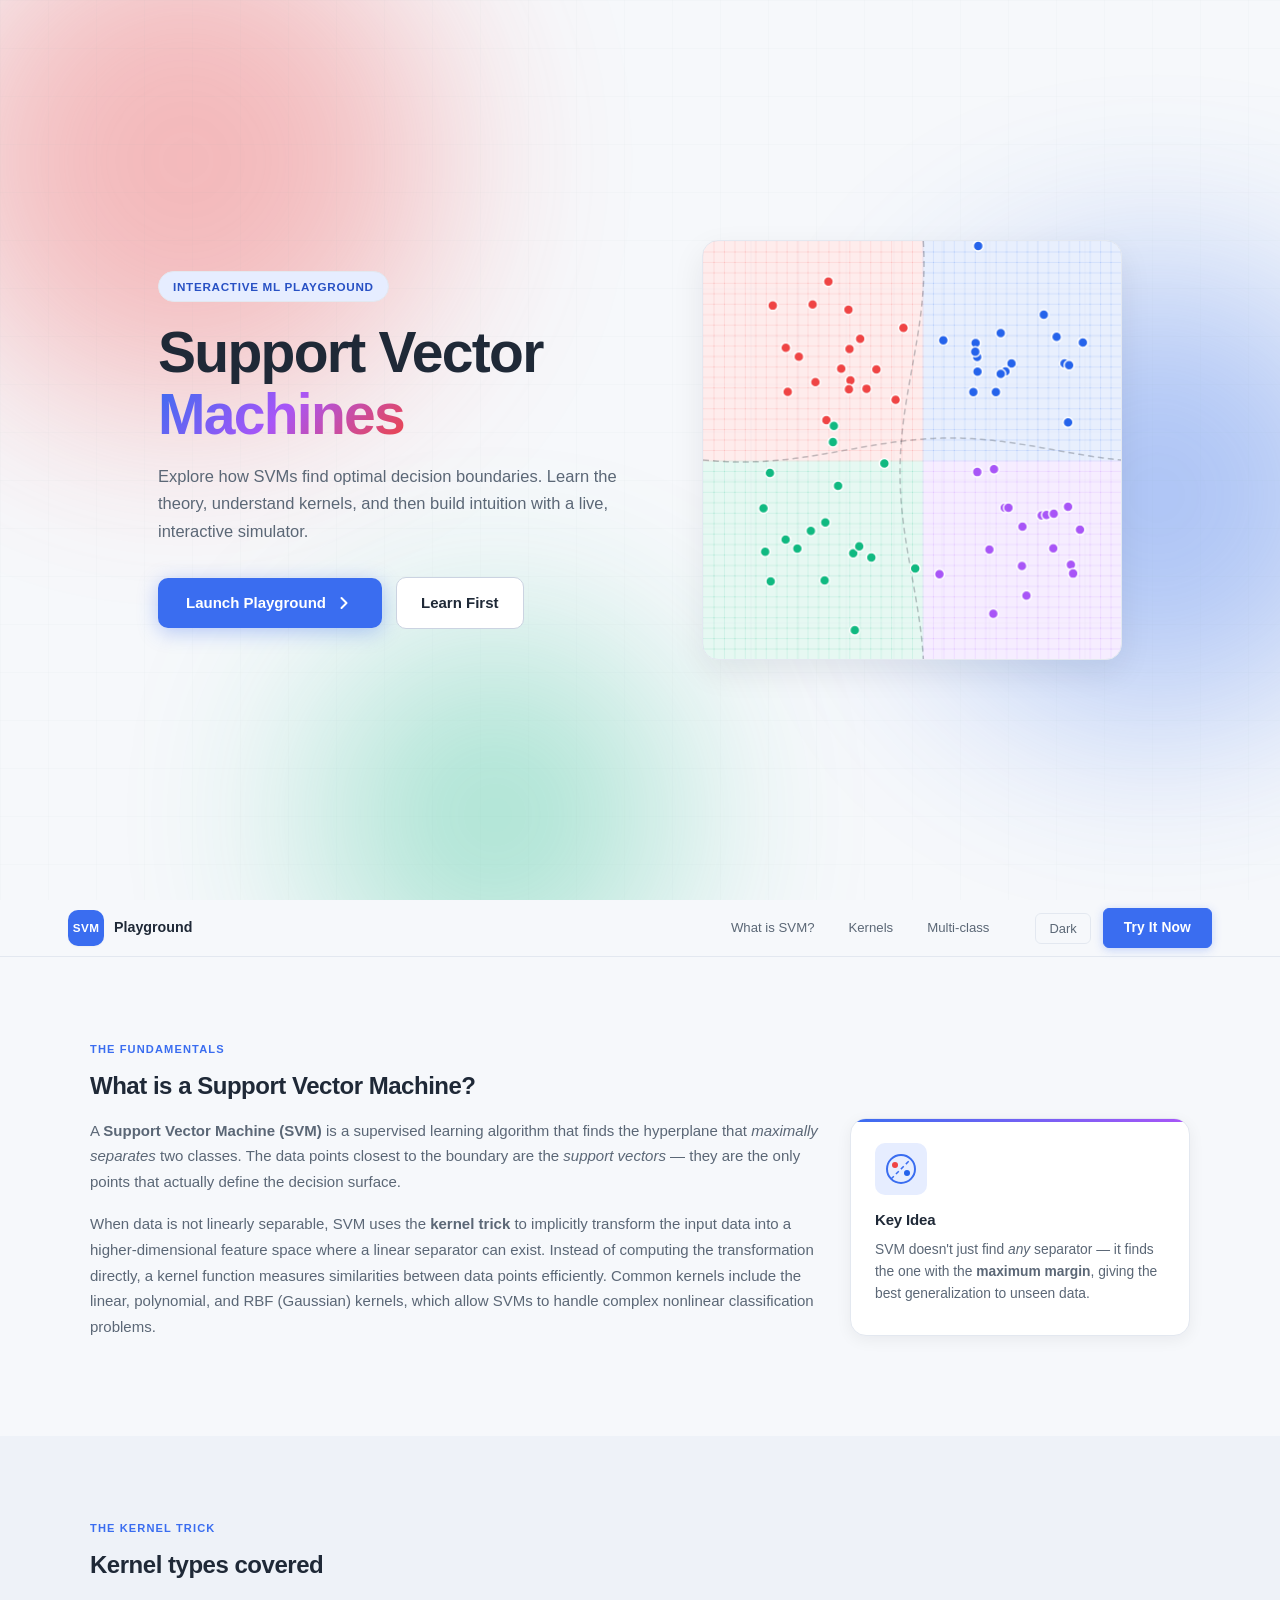
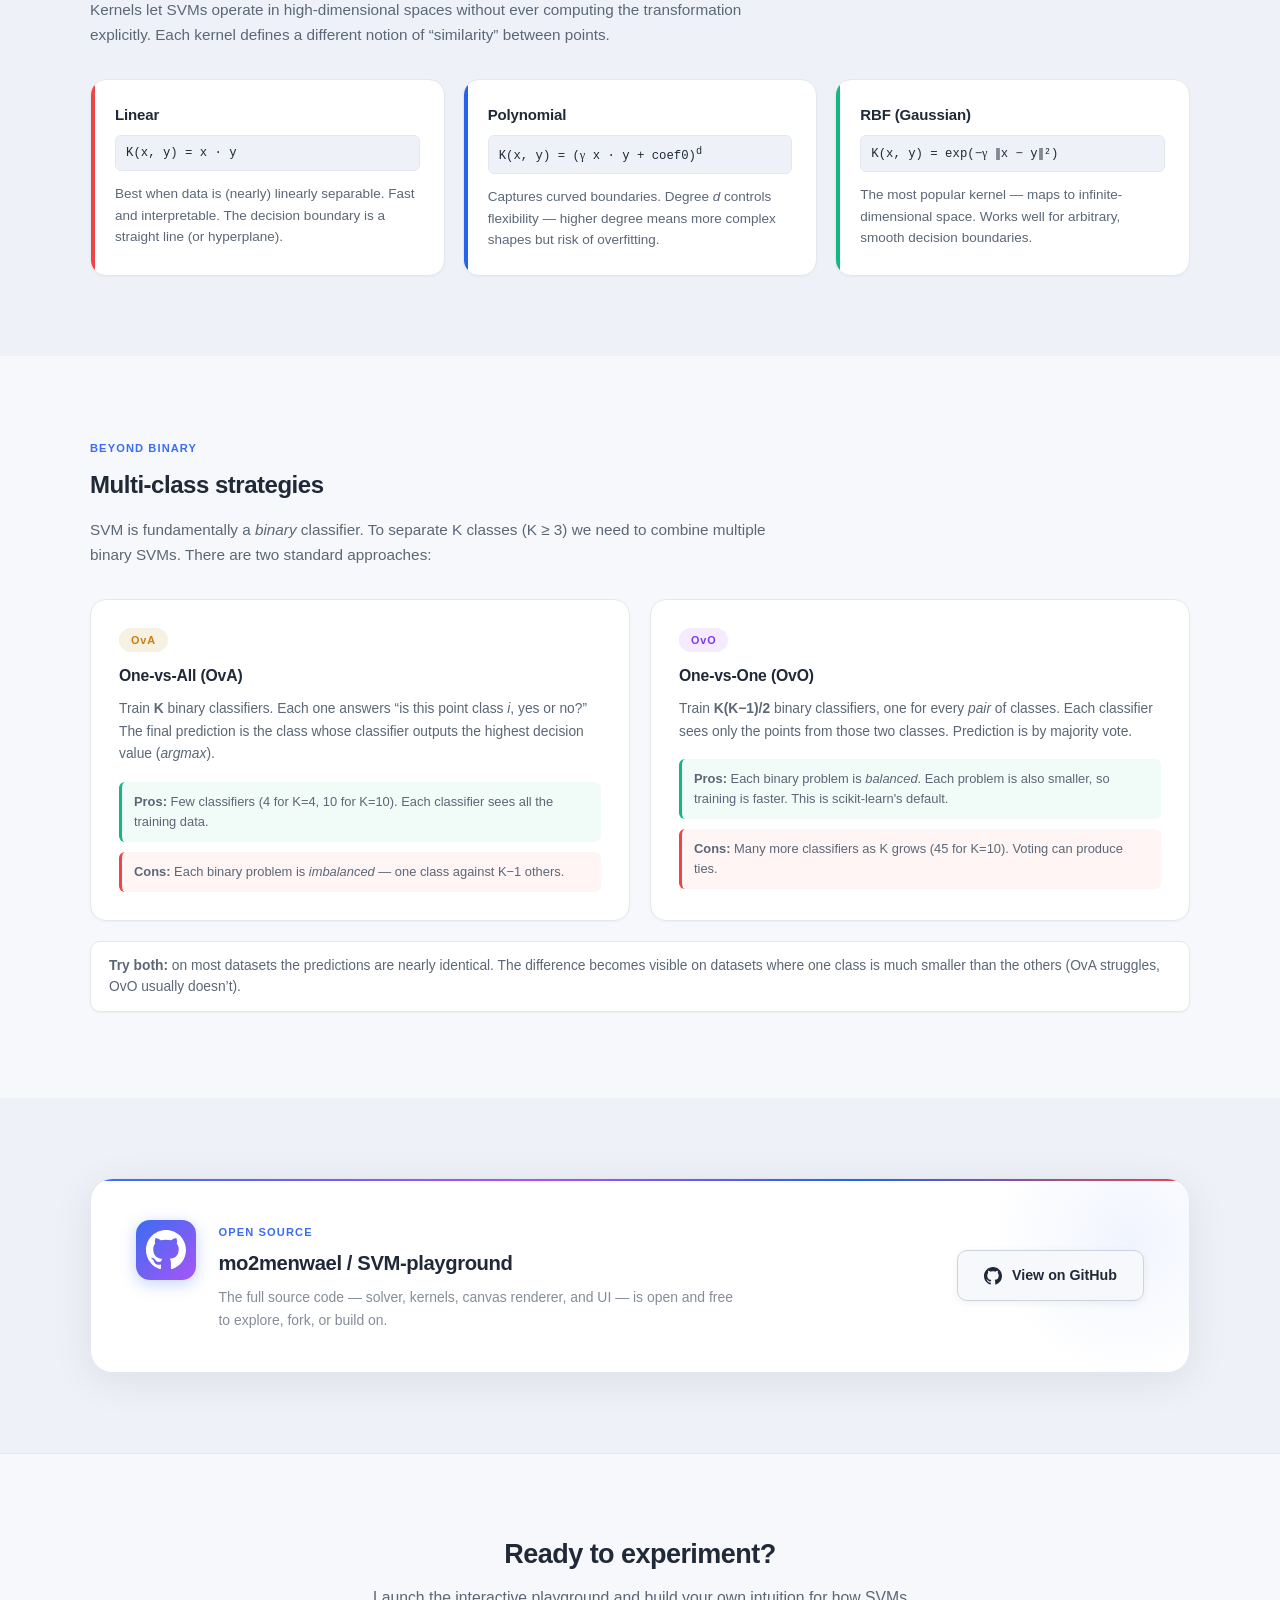
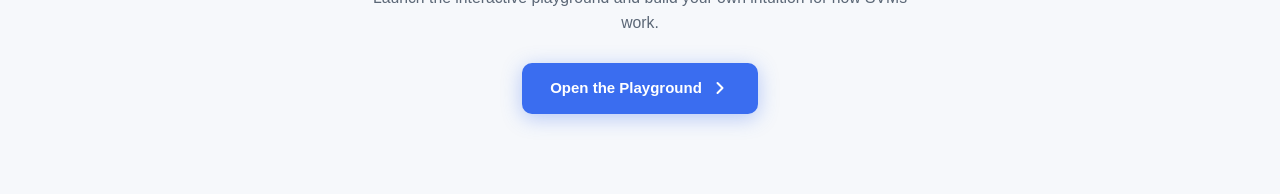
<file: index.html>
<!DOCTYPE html>
<html lang="en">

<head>
    <meta charset="UTF-8" />
    <meta name="viewport" content="width=device-width, initial-scale=1.0" />
    <title>SVM Playground — Learn Support Vector Machines</title>
    <meta name="description"
        content="Understand Support Vector Machines visually. Learn about kernels, margins, multi-class strategies, and then try an interactive SVM simulator." />
    <link rel="icon"
        href="data:image/svg+xml,<svg xmlns='http://www.w3.org/2000/svg' viewBox='0 0 100 100'><rect rx='20' width='100' height='100' fill='%233a6df0'/><text x='50' y='72' font-size='52' font-weight='700' fill='white' text-anchor='middle' font-family='sans-serif'>SVM</text></svg>" />
    <link rel="stylesheet" href="css/base.css" />
    <link rel="stylesheet" href="css/layout.css" />
    <link rel="stylesheet" href="css/components.css" />
    <link rel="stylesheet" href="css/landing.css" />
    <script>
        try {
            const t = localStorage.getItem('svm-theme');
            if (t === 'dark') document.documentElement.setAttribute('data-theme', 'dark');
        } catch (_) { }
    </script>
</head>

<body class="landing-body">

    <!-- ========== Hero ========== -->
    <section class="hero" id="hero">
        <div class="hero-bg" aria-hidden="true">
            <div class="hero-orb hero-orb--1"></div>
            <div class="hero-orb hero-orb--2"></div>
            <div class="hero-orb hero-orb--3"></div>
            <svg class="hero-grid" width="100%" height="100%" xmlns="http://www.w3.org/2000/svg">
                <defs>
                    <pattern id="grid" width="48" height="48" patternUnits="userSpaceOnUse">
                        <path d="M 48 0 L 0 0 0 48" fill="none" stroke="currentColor" stroke-width="0.5"
                            opacity="0.12" />
                    </pattern>
                </defs>
                <rect width="100%" height="100%" fill="url(#grid)" />
            </svg>
        </div>

        <div class="hero-content">
            <div class="hero-badge">Interactive ML Playground</div>
            <h1 class="hero-title">
                Support Vector<br />
                <span class="hero-gradient">Machines</span>
            </h1>
            <p class="hero-subtitle">
                Explore how SVMs find optimal decision boundaries. Learn the theory,
                understand kernels, and then build intuition with a live, interactive simulator.
            </p>
            <div class="hero-actions">
                <a href="simulation.html" class="btn-hero" id="btn-launch">
                    <span>Launch Playground</span>
                    <svg width="20" height="20" viewBox="0 0 20 20" fill="none">
                        <path d="M7.5 5L12.5 10L7.5 15" stroke="currentColor" stroke-width="2" stroke-linecap="round"
                            stroke-linejoin="round" />
                    </svg>
                </a>
                <a href="#about" class="btn-hero-ghost" id="btn-learn">Learn First</a>
            </div>
        </div>

        <div class="hero-visual" aria-hidden="true">
            <canvas id="hero-canvas" width="420" height="420"></canvas>
        </div>
    </section>

    <!-- ========== Nav (sticky after hero) ========== -->
    <nav class="landing-nav" id="landing-nav" aria-label="Page sections">
        <div class="landing-nav-inner">
            <div class="landing-nav-brand">
                <div class="logo" aria-hidden="true">SVM</div>
                <span>Playground</span>
            </div>
            <div class="landing-nav-links">
                <a href="#about">What is SVM?</a>
                <a href="#kernels">Kernels</a>
                <a href="#multiclass">Multi-class</a>
            </div>
            <div class="landing-nav-actions">
                <button id="btn-theme-landing" class="btn btn-ghost btn-theme"
                    aria-label="Toggle dark mode">Dark</button>
                <a href="simulation.html" class="btn btn-primary btn-train">Try It Now</a>
            </div>
        </div>
    </nav>

    <!-- ========== What is SVM ========== -->
    <section id="about" class="edu-section">
        <div class="edu-container">
            <div class="section-tag">The Fundamentals</div>
            <h2>What is a Support Vector Machine?</h2>
            <div class="edu-columns">
                <div class="edu-text">
                    <p>
                        A <strong>Support Vector Machine (SVM)</strong> is a supervised learning algorithm that finds
                        the
                        hyperplane that <em>maximally separates</em> two classes. The data points closest to the
                        boundary
                        are the <em>support vectors</em> &mdash; they are the only points that actually define the
                        decision surface.
                    </p>
                    <p>
                        When data is not linearly separable, SVM uses the <strong>kernel trick</strong> to implicitly
                        transform the
                        input data into a higher-dimensional feature space where a linear separator can exist. Instead
                        of computing
                        the transformation directly, a kernel function measures similarities between data points
                        efficiently. Common
                        kernels include the linear, polynomial, and RBF (Gaussian) kernels, which allow SVMs to handle
                        complex nonlinear
                        classification problems.
                    </p>
                </div>
                <div class="edu-highlight-card">
                    <div class="highlight-icon">
                        <svg width="32" height="32" viewBox="0 0 32 32" fill="none">
                            <circle cx="16" cy="16" r="14" stroke="currentColor" stroke-width="2" />
                            <circle cx="10" cy="12" r="3" fill="var(--c1)" />
                            <circle cx="22" cy="20" r="3" fill="var(--c2)" />
                            <line x1="6" y1="26" x2="26" y2="6" stroke="currentColor" stroke-width="1.5"
                                stroke-dasharray="4 3" />
                        </svg>
                    </div>
                    <h3>Key Idea</h3>
                    <p>SVM doesn't just find <em>any</em> separator — it finds the one with the <strong>maximum
                            margin</strong>,
                        giving the best generalization to unseen data.</p>
                </div>
            </div>
        </div>
    </section>

    <!-- ========== Kernels ========== -->
    <section id="kernels" class="edu-section edu-section--alt">
        <div class="edu-container">
            <div class="section-tag">The Kernel Trick</div>
            <h2>Kernel types covered</h2>
            <p class="section-intro">
                Kernels let SVMs operate in high-dimensional spaces without ever computing the transformation
                explicitly.
                Each kernel defines a different notion of &ldquo;similarity&rdquo; between points.
            </p>
            <div class="kernel-cards">
                <article class="kernel-card">
                    <div class="kernel-card-accent" style="--accent-c: var(--c1);"></div>
                    <h3>Linear</h3>
                    <p class="formula">K(x, y) = x &middot; y</p>
                    <p>Best when data is (nearly) linearly separable. Fast and interpretable. The decision boundary is a
                        straight line (or hyperplane).</p>
                </article>
                <article class="kernel-card">
                    <div class="kernel-card-accent" style="--accent-c: var(--c2);"></div>
                    <h3>Polynomial</h3>
                    <p class="formula">K(x, y) = (<span style="font-family:serif;">γ</span> x &middot; y +
                        coef0)<sup>d</sup></p>
                    <p>Captures curved boundaries. Degree <em>d</em> controls flexibility — higher degree means more
                        complex shapes but risk of overfitting.</p>
                </article>
                <article class="kernel-card">
                    <div class="kernel-card-accent" style="--accent-c: var(--c3);"></div>
                    <h3>RBF (Gaussian)</h3>
                    <p class="formula">K(x, y) = exp(&minus;<span style="font-family:serif;">γ</span> ‖x &minus; y‖²)
                    </p>
                    <p>The most popular kernel &mdash; maps to infinite-dimensional space. Works well for arbitrary,
                        smooth decision boundaries.</p>
                </article>
            </div>
        </div>
    </section>

    <!-- ========== Multi-class ========== -->
    <section id="multiclass" class="edu-section">
        <div class="edu-container">
            <div class="section-tag">Beyond Binary</div>
            <h2>Multi-class strategies</h2>
            <p class="section-intro">
                SVM is fundamentally a <em>binary</em> classifier. To separate K classes
                (K &ge; 3) we need to combine multiple binary SVMs. There are two standard approaches:
            </p>

            <div class="strategy-grid">
                <article class="strategy-card">
                    <div class="strategy-badge strategy-badge--ova">OvA</div>
                    <h3>One-vs-All (OvA)</h3>
                    <p>
                        Train <strong>K</strong> binary classifiers. Each one answers
                        &ldquo;is this point class <em>i</em>, yes or no?&rdquo; The final
                        prediction is the class whose classifier outputs the highest
                        decision value (<em>argmax</em>).
                    </p>
                    <div class="strategy-pros-cons">
                        <div class="strategy-pro">
                            <strong>Pros:</strong> Few classifiers (4 for K=4, 10 for K=10).
                            Each classifier sees all the training data.
                        </div>
                        <div class="strategy-con">
                            <strong>Cons:</strong> Each binary problem is <em>imbalanced</em>
                            &mdash; one class against K&minus;1 others.
                        </div>
                    </div>
                </article>

                <article class="strategy-card">
                    <div class="strategy-badge strategy-badge--ovo">OvO</div>
                    <h3>One-vs-One (OvO)</h3>
                    <p>
                        Train <strong>K(K&minus;1)/2</strong> binary classifiers, one for
                        every <em>pair</em> of classes. Each classifier sees only the points
                        from those two classes. Prediction is by majority vote.
                    </p>
                    <div class="strategy-pros-cons">
                        <div class="strategy-pro">
                            <strong>Pros:</strong> Each binary problem is <em>balanced</em>.
                            Each problem is also smaller, so training is faster.
                            This is scikit-learn's default.
                        </div>
                        <div class="strategy-con">
                            <strong>Cons:</strong> Many more classifiers as K grows
                            (45 for K=10). Voting can produce ties.
                        </div>
                    </div>
                </article>
            </div>

            <p class="strategy-tip">
                <strong>Try both:</strong> on most datasets the predictions are nearly
                identical. The difference becomes visible on datasets where one class is
                much smaller than the others (OvA struggles, OvO usually doesn&rsquo;t).
            </p>
        </div>
    </section>

    <!-- ========== GitHub ========== -->
    <section class="edu-section edu-section--alt">
        <div class="edu-container">
            <div class="github-card">
                <div class="github-card-left">
                    <div class="github-icon-wrap" aria-hidden="true">
                        <svg width="40" height="40" viewBox="0 0 24 24" fill="currentColor">
                            <path d="M12 0C5.37 0 0 5.37 0 12c0 5.3 3.438 9.8 8.205 11.385.6.113.82-.258.82-.577 0-.285-.01-1.04-.015-2.04-3.338.724-4.042-1.61-4.042-1.61-.546-1.385-1.335-1.755-1.335-1.755-1.087-.744.084-.729.084-.729 1.205.084 1.838 1.236 1.838 1.236 1.07 1.835 2.809 1.305 3.495.998.108-.776.417-1.305.76-1.605-2.665-.3-5.466-1.332-5.466-5.93 0-1.31.465-2.38 1.235-3.22-.135-.303-.54-1.523.105-3.176 0 0 1.005-.322 3.3 1.23.96-.267 1.98-.399 3-.405 1.02.006 2.04.138 3 .405 2.28-1.552 3.285-1.23 3.285-1.23.645 1.653.24 2.873.12 3.176.765.84 1.23 1.91 1.23 3.22 0 4.61-2.805 5.625-5.475 5.92.42.36.81 1.096.81 2.22 0 1.606-.015 2.896-.015 3.286 0 .315.21.69.825.57C20.565 21.795 24 17.295 24 12c0-6.63-5.37-12-12-12z"/>
                        </svg>
                    </div>
                    <div class="github-card-text">
                        <div class="section-tag" style="margin-bottom:0.5rem;">Open Source</div>
                        <h2 style="margin:0 0 0.5rem;">mo2menwael / SVM-playground</h2>
                        <p style="margin:0; opacity:0.75;">The full source code — solver, kernels, canvas renderer, and UI — is open and free to explore, fork, or build on.</p>
                    </div>
                </div>
                <a href="https://github.com/mo2menwael/SVM-playground"
                   target="_blank"
                   rel="noopener noreferrer"
                   class="btn-hero github-card-btn">
                    <svg width="18" height="18" viewBox="0 0 24 24" fill="currentColor" aria-hidden="true">
                        <path d="M12 0C5.37 0 0 5.37 0 12c0 5.3 3.438 9.8 8.205 11.385.6.113.82-.258.82-.577 0-.285-.01-1.04-.015-2.04-3.338.724-4.042-1.61-4.042-1.61-.546-1.385-1.335-1.755-1.335-1.755-1.087-.744.084-.729.084-.729 1.205.084 1.838 1.236 1.838 1.236 1.07 1.835 2.809 1.305 3.495.998.108-.776.417-1.305.76-1.605-2.665-.3-5.466-1.332-5.466-5.93 0-1.31.465-2.38 1.235-3.22-.135-.303-.54-1.523.105-3.176 0 0 1.005-.322 3.3 1.23.96-.267 1.98-.399 3-.405 1.02.006 2.04.138 3 .405 2.28-1.552 3.285-1.23 3.285-1.23.645 1.653.24 2.873.12 3.176.765.84 1.23 1.91 1.23 3.22 0 4.61-2.805 5.625-5.475 5.92.42.36.81 1.096.81 2.22 0 1.606-.015 2.896-.015 3.286 0 .315.21.69.825.57C20.565 21.795 24 17.295 24 12c0-6.63-5.37-12-12-12z"/>
                    </svg>
                    <span>View on GitHub</span>
                </a>
            </div>
        </div>
    </section>

    <!-- ========== CTA Footer ========== -->
    <section class="cta-section">
        <div class="cta-inner">
            <h2>Ready to experiment?</h2>
            <p>Launch the interactive playground and build your own intuition for how SVMs work.</p>
            <a href="simulation.html" class="btn-hero" id="btn-launch-bottom">
                <span>Open the Playground</span>
                <svg width="20" height="20" viewBox="0 0 20 20" fill="none">
                    <path d="M7.5 5L12.5 10L7.5 15" stroke="currentColor" stroke-width="2" stroke-linecap="round"
                        stroke-linejoin="round" />
                </svg>
            </a>
        </div>
    </section>

    <script>
        /* ---- Theme toggle ---- */
        const themeBtn = document.getElementById('btn-theme-landing');
        const reflect = () => {
            const dark = document.documentElement.getAttribute('data-theme') === 'dark';
            themeBtn.textContent = dark ? 'Light' : 'Dark';
        };
        reflect();
        themeBtn.addEventListener('click', () => {
            const next = document.documentElement.getAttribute('data-theme') === 'dark' ? 'light' : 'dark';
            if (next === 'dark') document.documentElement.setAttribute('data-theme', 'dark');
            else document.documentElement.removeAttribute('data-theme');
            try { localStorage.setItem('svm-theme', next); } catch (_) { }
            reflect();
        });

        /* ---- Hero mini-canvas (animated scatter preview) ---- */
        (function () {
            const c = document.getElementById('hero-canvas');
            if (!c) return;
            const ctx = c.getContext('2d');
            const W = c.width, H = c.height;

            const palette = ['#ef4444', '#2563eb', '#10b981', '#a855f7'];
            const softPalette = ['rgba(239,68,68,0.10)', 'rgba(37,99,235,0.10)', 'rgba(16,185,129,0.10)', 'rgba(168,85,247,0.10)'];

            // Generate demo points (4 clusters)
            function gauss(mu, sigma) {
                const u = 1 - Math.random(), v = Math.random();
                return mu + sigma * Math.sqrt(-2 * Math.log(u)) * Math.cos(2 * Math.PI * v);
            }
            const pts = [];
            const centers = [
                { cx: 120, cy: 120, cls: 0 },
                { cx: 300, cy: 120, cls: 1 },
                { cx: 120, cy: 300, cls: 2 },
                { cx: 300, cy: 300, cls: 3 },
            ];
            centers.forEach(({ cx, cy, cls }) => {
                for (let i = 0; i < 18; i++) {
                    pts.push({
                        x: gauss(cx, 38),
                        y: gauss(cy, 38),
                        cls,
                        phase: Math.random() * Math.PI * 2,
                        amp: 1.5 + Math.random() * 2,
                    });
                }
            });

            // Animated boundary (decorative sine wave grid)
            let frame = 0;
            function draw() {
                ctx.clearRect(0, 0, W, H);

                // Soft region fills
                const grd = 40;
                for (let gy = 0; gy < grd; gy++) {
                    for (let gx = 0; gx < grd; gx++) {
                        const px = (gx / grd) * W, py = (gy / grd) * H;
                        let best = 0, bestD = Infinity;
                        centers.forEach(({ cx, cy, cls }) => {
                            const d = (px - cx) ** 2 + (py - cy) ** 2;
                            if (d < bestD) { bestD = d; best = cls; }
                        });
                        ctx.fillStyle = softPalette[best];
                        ctx.fillRect(px, py, W / grd + 1, H / grd + 1);
                    }
                }

                // Grid lines
                ctx.strokeStyle = 'rgba(120,130,150,0.08)';
                ctx.lineWidth = 0.5;
                for (let x = 0; x < W; x += 48) {
                    ctx.beginPath(); ctx.moveTo(x, 0); ctx.lineTo(x, H); ctx.stroke();
                }
                for (let y = 0; y < H; y += 48) {
                    ctx.beginPath(); ctx.moveTo(0, y); ctx.lineTo(W, y); ctx.stroke();
                }

                // Animated decision boundaries (decorative)
                ctx.strokeStyle = 'rgba(17,24,39,0.25)';
                ctx.lineWidth = 1.5;
                ctx.setLineDash([6, 4]);
                // Horizontal
                ctx.beginPath();
                for (let x = 0; x <= W; x += 3) {
                    const y = H / 2 + Math.sin(x * 0.015 + frame * 0.02) * 12;
                    x === 0 ? ctx.moveTo(x, y) : ctx.lineTo(x, y);
                }
                ctx.stroke();
                // Vertical
                ctx.beginPath();
                for (let y = 0; y <= H; y += 3) {
                    const x = W / 2 + Math.sin(y * 0.015 + frame * 0.025) * 12;
                    y === 0 ? ctx.moveTo(x, y) : ctx.lineTo(x, y);
                }
                ctx.stroke();
                ctx.setLineDash([]);

                // Points
                const t = frame * 0.03;
                pts.forEach(p => {
                    const px = p.x + Math.sin(t + p.phase) * p.amp;
                    const py = p.y + Math.cos(t + p.phase * 1.3) * p.amp;
                    ctx.beginPath();
                    ctx.arc(px, py, 5, 0, Math.PI * 2);
                    ctx.fillStyle = palette[p.cls];
                    ctx.fill();
                    ctx.lineWidth = 1.5;
                    ctx.strokeStyle = '#fff';
                    ctx.stroke();
                });

                frame++;
                requestAnimationFrame(draw);
            }
            draw();
        })();

        /* ---- Smooth scroll for anchor links ---- */
        document.querySelectorAll('a[href^="#"]').forEach(a => {
            a.addEventListener('click', e => {
                const target = document.querySelector(a.getAttribute('href'));
                if (target) {
                    e.preventDefault();
                    target.scrollIntoView({ behavior: 'smooth', block: 'start' });
                }
            });
        });
    </script>
</body>

</html>
</file>
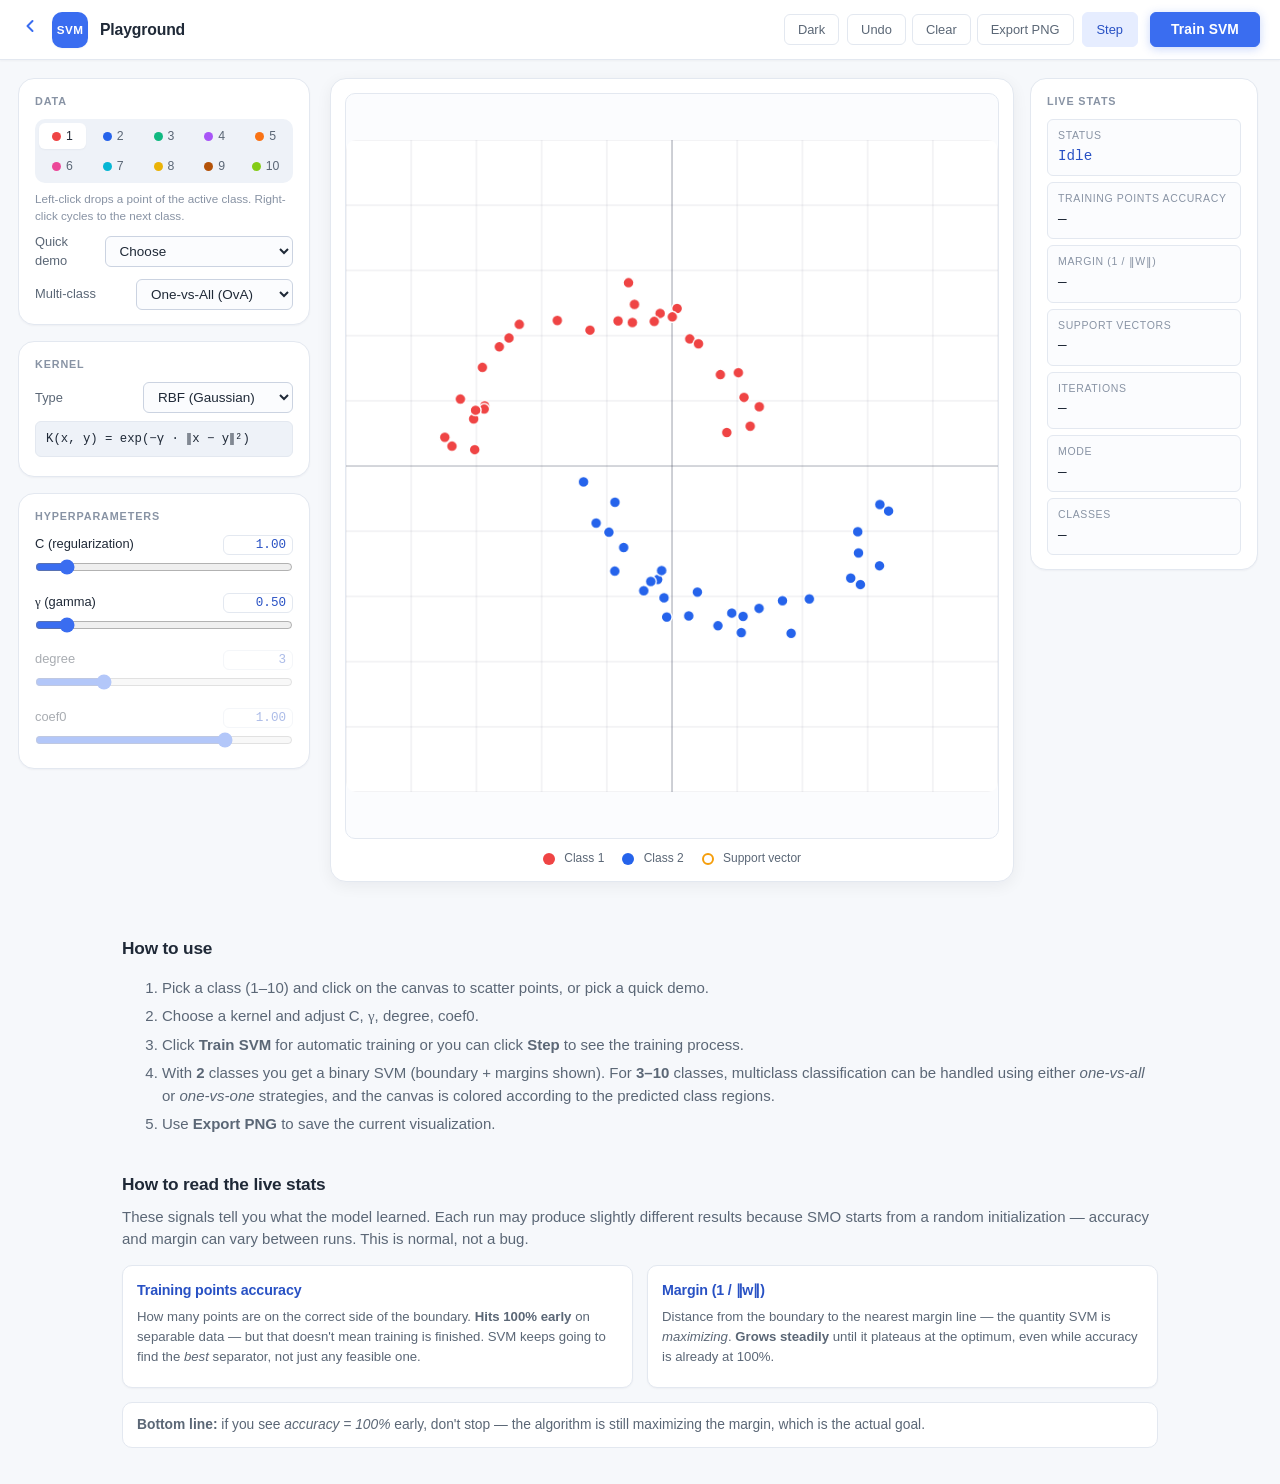
<file: simulation.html>
<!DOCTYPE html>
<html lang="en">
<head>
    <meta charset="UTF-8" />
    <meta name="viewport" content="width=device-width, initial-scale=1.0" />
    <title>SVM Playground — Interactive Simulation</title>
    <meta name="description" content="Train and visualize Support Vector Machines in real time. Choose kernels, tweak hyperparameters, and watch the decision boundary form." />
    <link rel="icon" href="data:image/svg+xml,<svg xmlns='http://www.w3.org/2000/svg' viewBox='0 0 100 100'><rect rx='20' width='100' height='100' fill='%233a6df0'/><text x='50' y='72' font-size='52' font-weight='700' fill='white' text-anchor='middle' font-family='sans-serif'>SVM</text></svg>" />
    <link rel="stylesheet" href="css/base.css" />
    <link rel="stylesheet" href="css/layout.css" />
    <link rel="stylesheet" href="css/components.css" />
    <script>
        // Apply persisted theme synchronously to avoid a flash of light mode.
        try {
            const t = localStorage.getItem('svm-theme');
            if (t === 'dark') document.documentElement.setAttribute('data-theme', 'dark');
        } catch (_) { /* localStorage may be blocked — fall back to light */ }
    </script>
</head>
<body>
    <header class="topbar" role="banner">
        <div class="brand">
            <a href="index.html" class="back-link" aria-label="Back to Learn">
                <svg width="20" height="20" viewBox="0 0 20 20" fill="none" aria-hidden="true">
                    <path d="M12.5 15L7.5 10L12.5 5" stroke="currentColor" stroke-width="2" stroke-linecap="round" stroke-linejoin="round"/>
                </svg>
            </a>
            <div class="logo" aria-hidden="true">SVM</div>
            <div class="brand-text">
                <h1>Playground</h1>
            </div>
        </div>

        <div class="topbar-actions">
            <button id="btn-theme" class="btn btn-ghost btn-theme" aria-label="Toggle dark mode" aria-pressed="false">Dark</button>
            <div class="action-group">
                <button id="btn-undo"   class="btn btn-ghost">Undo</button>
                <button id="btn-clear"  class="btn btn-ghost">Clear</button>
                <button id="btn-export" class="btn btn-ghost">Export PNG</button>
            </div>
            <button id="btn-step"  class="btn btn-step">Step</button>
            <button id="btn-train" class="btn btn-primary btn-train">Train SVM</button>
        </div>
    </header>

    <main class="app-shell" role="main">
        <!-- ========== Left rail: data + kernel + sliders ========== -->
        <aside class="rail rail-left" aria-label="Controls">
            <section class="panel">
                <h2>Data</h2>
                <div class="class-toggle" role="group" aria-label="Active class">
                    <button class="class-btn active" data-class="1"><span class="dot dot-c1"></span> 1</button>
                    <button class="class-btn"        data-class="2"><span class="dot dot-c2"></span> 2</button>
                    <button class="class-btn"        data-class="3"><span class="dot dot-c3"></span> 3</button>
                    <button class="class-btn"        data-class="4"><span class="dot dot-c4"></span> 4</button>
                    <button class="class-btn"        data-class="5"><span class="dot dot-c5"></span> 5</button>
                    <button class="class-btn"        data-class="6"><span class="dot dot-c6"></span> 6</button>
                    <button class="class-btn"        data-class="7"><span class="dot dot-c7"></span> 7</button>
                    <button class="class-btn"        data-class="8"><span class="dot dot-c8"></span> 8</button>
                    <button class="class-btn"        data-class="9"><span class="dot dot-c9"></span> 9</button>
                    <button class="class-btn"        data-class="10"><span class="dot dot-c10"></span> 10</button>
                </div>
                <p class="hint">Left-click drops a point of the active class. Right-click cycles to the next class.</p>

                <div class="row">
                    <label for="demo-select">Quick demo</label>
                    <select id="demo-select">
                        <option value="">Choose</option>
                        <optgroup label="Binary">
                            <option value="linear">Linearly separable</option>
                            <option value="xor">XOR</option>
                            <option value="circles">Concentric circles</option>
                            <option value="moons">Two moons</option>
                            <option value="spiral">Two spirals</option>
                        </optgroup>
                        <optgroup label="Multi-class">
                            <option value="three-blobs">3 blobs</option>
                            <option value="four-blobs">4 blobs (corners)</option>
                            <option value="three-rings">3 concentric rings</option>
                            <option value="five-blobs">5 blobs (center + cardinal)</option>
                            <option value="ten-blobs">10 blobs (circle, K=10)</option>
                        </optgroup>
                    </select>
                </div>

                <div class="row">
                    <label for="multiclass-mode">Multi-class</label>
                    <select id="multiclass-mode">
                        <option value="ova" selected>One-vs-All (OvA)</option>
                        <option value="ovo">One-vs-One (OvO)</option>
                    </select>
                </div>
            </section>

            <section class="panel">
                <h2>Kernel</h2>
                <div class="row">
                    <label for="kernel-select">Type</label>
                    <select id="kernel-select">
                        <option value="linear">Linear</option>
                        <option value="poly">Polynomial</option>
                        <option value="rbf" selected>RBF (Gaussian)</option>
                    </select>
                </div>
                <p id="kernel-formula" class="formula"></p>
            </section>

            <section class="panel panel-params">
                <h2>Hyperparameters</h2>

                <div class="slider-row">
                    <div class="slider-label">
                        <span>C (regularization)</span>
                        <input id="out-c" class="slider-value" type="number" min="0.01" max="10" step="0.01" value="1.00" aria-label="C value" />
                    </div>
                    <input id="param-c" type="range" min="0.01" max="10" step="0.01" value="1" />
                </div>

                <div class="slider-row" data-param="gamma">
                    <div class="slider-label">
                        <span><span style="font-family:serif;">γ</span> (gamma)</span>
                        <input id="out-gamma" class="slider-value" type="number" min="0.01" max="5" step="0.01" value="0.50" aria-label="gamma value" />
                    </div>
                    <input id="param-gamma" type="range" min="0.01" max="5" step="0.01" value="0.5" />
                </div>

                <div class="slider-row" data-param="degree">
                    <div class="slider-label">
                        <span>degree</span>
                        <input id="out-degree" class="slider-value" type="number" min="2" max="6" step="1" value="3" aria-label="degree value" />
                    </div>
                    <input id="param-degree" type="range" min="2" max="6" step="1" value="3" />
                </div>

                <div class="slider-row" data-param="coef0">
                    <div class="slider-label">
                        <span>coef0</span>
                        <input id="out-coef0" class="slider-value" type="number" min="-2" max="2" step="0.01" value="1.00" aria-label="coef0 value" />
                    </div>
                    <input id="param-coef0" type="range" min="-2" max="2" step="0.01" value="1" />
                </div>
            </section>
        </aside>

        <!-- ========== Center: canvas ========== -->
        <section class="canvas-area" aria-label="Visualization">
            <div class="canvas-frame">
                <canvas id="canvas" width="720" height="720" aria-label="SVM visualization"></canvas>
            </div>
            <div id="legend" class="legend" aria-label="Legend"></div>
        </section>

        <!-- ========== Right rail: live stats ========== -->
        <aside class="rail rail-right" aria-label="Live stats">
            <section class="panel panel-stats">
                <h2>Live stats</h2>
                <div class="stats">
                    <div class="stat"><span class="stat-label">Status</span><span id="stat-status" class="stat-val">Idle</span></div>
                    <div class="stat"><span class="stat-label">Training points accuracy</span><span id="stat-acc" class="stat-val">—</span></div>
                    <div class="stat"><span class="stat-label">Margin (1 / &Vert;w&Vert;)</span><span id="stat-margin" class="stat-val">—</span></div>
                    <div class="stat"><span class="stat-label">Support vectors</span><span id="stat-sv" class="stat-val">—</span></div>
                    <div class="stat"><span class="stat-label">Iterations</span><span id="stat-iter" class="stat-val">—</span></div>
                    <div class="stat"><span class="stat-label">Mode</span><span id="stat-mode" class="stat-val">—</span></div>
                    <div class="stat"><span class="stat-label">Classes</span><span id="stat-classes" class="stat-val">—</span></div>
                </div>
            </section>
        </aside>
    </main>

    <!-- ========== Info sections (below the simulation) ========== -->
    <section id="how-to" class="info-section">
        <h2>How to use</h2>
        <ol>
            <li>Pick a class (1&ndash;10) and click on the canvas to scatter points, or pick a quick demo.</li>
            <li>Choose a kernel and adjust C, <span style="font-family:serif;">γ</span>, degree, coef0.</li>
            <li>Click <strong>Train SVM</strong> for automatic training or you can click 
                <strong>Step</strong> to see the training process.</li>
            <li>With <strong>2</strong> classes you get a binary SVM (boundary + margins shown). For <strong>3–10</strong>
                 classes, multiclass classification can be handled using either <em>one-vs-all</em> or <em>one-vs-one</em> 
                 strategies, and the canvas is colored according to the predicted class regions.</li>
            <li>Use <strong>Export PNG</strong> to save the current visualization.</li>
        </ol>
    </section>

    <section id="metrics" class="info-section">
        <h2>How to read the live stats</h2>
        <p>These signals tell you what the model learned. Each run may produce slightly 
            different results because SMO starts from a random initialization &mdash; accuracy
             and margin can vary between runs. This is normal, not a bug.</p>

        <div class="metrics-grid">
            <article>
                <h3>Training points accuracy</h3>
                <p>How many points are on the correct side of the boundary. <strong>Hits 100% early</strong> on separable data — but that doesn't mean training is finished. SVM keeps going to find the <em>best</em> separator, not just any feasible one.</p>
            </article>

            <article>
                <h3>Margin (1 / &Vert;w&Vert;)</h3>
                <p>Distance from the boundary to the nearest margin line — the quantity SVM is <em>maximizing</em>. <strong>Grows steadily</strong> until it plateaus at the optimum, even while accuracy is already at 100%.</p>
            </article>
        </div>

        <p class="metric-summary">
            <strong>Bottom line:</strong> if you see <em>accuracy = 100%</em> early, don't stop &mdash; the algorithm is still maximizing the margin, which is the actual goal.
        </p>
    </section>

    <script type="module" src="js/main.js"></script>
</body>
</html>
</file>
<file: css/base.css>
/* =========================================================
   base.css — theme tokens, reset, typography
   ========================================================= */

:root {
    /* surface */
    --bg: #f6f8fb;
    --bg-soft: #eef2f8;
    --surface: #ffffff;
    --surface-2: #fbfcfe;
    --border: #e3e8f0;
    --border-strong: #cbd3e1;

    /* text */
    --text: #1f2937;
    --text-muted: #5b6776;
    --text-faint: #8893a4;

    /* accent */
    --accent: #3a6df0;
    --accent-strong: #2851c4;
    --accent-soft: #e6edff;

    /* canvas (kept identical in light/dark so the heatmap colors stay readable) */
    --canvas-bg: #ffffff;
    --canvas-axis: rgba(0, 0, 0, 0.08);

    /* class colors (1..10) */
    --c1:  #ef4444; --c1-soft:  #fde2e2;
    --c2:  #2563eb; --c2-soft:  #dde7fb;
    --c3:  #10b981; --c3-soft:  #d1fae5;
    --c4:  #a855f7; --c4-soft:  #f3e8ff;
    --c5:  #f97316; --c5-soft:  #ffedd5;
    --c6:  #ec4899; --c6-soft:  #fce7f3;
    --c7:  #06b6d4; --c7-soft:  #cffafe;
    --c8:  #eab308; --c8-soft:  #fef9c3;
    --c9:  #b45309; --c9-soft:  #fef3c7;
    --c10: #84cc16; --c10-soft: #ecfccb;

    /* annotations */
    --sv: #f59e0b;
    --boundary: #111827;
    --margin: #6b7280;

    /* shadow */
    --shadow-sm: 0 1px 2px rgba(15, 23, 42, 0.04);
    --shadow-md: 0 4px 16px rgba(15, 23, 42, 0.06);
    --shadow-lg: 0 12px 32px rgba(15, 23, 42, 0.08);

    /* scrollable rails — Firefox scrollbar-color + WebKit below */
    --scrollbar-track: var(--bg-soft);
    --scrollbar-thumb: #b4becf;
    --scrollbar-thumb-hover: #97a4b8;

    /* radii */
    --radius-sm: 6px;
    --radius: 10px;
    --radius-lg: 16px;

    /* fonts */
    --font: -apple-system, BlinkMacSystemFont, "Segoe UI", Roboto, "Helvetica Neue", Arial, sans-serif;
    --mono: "SFMono-Regular", Menlo, Consolas, monospace;

    /* app shell metrics */
    --topbar-h: 60px;
    --rail-left-w: 296px;
    --rail-right-w: 232px;
    --shell-gap: 16px;
    --shell-pad: 18px;
}

/* ---------- Dark theme ----------
   Activated by setting `data-theme="dark"` on <html>. The class color tokens
   (--c1..--c10, --sv) are kept identical so the canvas heatmap and class
   buttons read the same way. We also keep the canvas background white so
   the soft heatmap tints stay accurate. */
:root[data-theme="dark"] {
    --bg: #0b1220;
    --bg-soft: #0f172a;
    --surface: #111a2e;
    --surface-2: #0d1626;
    --border: #1f2a44;
    --border-strong: #2a395a;

    --text: #e2e8f0;
    --text-muted: #9aa6bd;
    --text-faint: #6b7691;

    --accent: #5b8cff;
    --accent-strong: #93b4ff;
    --accent-soft: rgba(91, 140, 255, 0.16);

    /* Boundary/margin tokens here only style the legend swatches outside
       the canvas — flipped to light so they're visible on dark surfaces.
       The actual on-canvas boundary color is hardcoded in JS and stays dark. */
    --boundary: #e2e8f0;
    --margin: #94a3b8;

    --shadow-sm: 0 1px 2px rgba(0, 0, 0, 0.4);
    --shadow-md: 0 4px 16px rgba(0, 0, 0, 0.5);
    --shadow-lg: 0 12px 32px rgba(0, 0, 0, 0.55);

    --scrollbar-track: var(--surface-2);
    --scrollbar-thumb: #3d4f70;
    --scrollbar-thumb-hover: #5a6f94;
}

* { box-sizing: border-box; }

html, body {
    margin: 0;
    padding: 0;
    background: var(--bg);
    color: var(--text);
    font-family: var(--font);
    font-size: 15px;
    line-height: 1.5;
    -webkit-font-smoothing: antialiased;
}

h1, h2, h3 { margin: 0; font-weight: 600; letter-spacing: -0.01em; }
h1 { font-size: 1.4rem; }
h2 { font-size: 1.05rem; }
h3 { font-size: 0.95rem; }
p  { margin: 0.4em 0; }
a  { color: var(--accent); text-decoration: none; }
a:hover { text-decoration: underline; }

select, input, button {
    font-family: inherit;
    font-size: 0.9rem;
}
select:focus, input:focus, button:focus {
    outline: 2px solid var(--accent-soft);
    outline-offset: 1px;
}

.formula {
    font-family: var(--mono);
    background: var(--bg-soft);
    border: 1px solid var(--border);
    border-radius: var(--radius-sm);
    padding: 8px 10px;
    font-size: 0.82rem;
    color: var(--text);
    margin-top: 8px;
    overflow-x: auto;
}
</file>
<file: css/layout.css>
/* =========================================================
   layout.css — page structure: topbar, no-scroll app shell,
                info sections, footer.

   The page is laid out as a "pro app" shell:

       ┌──────────────────────────────────────────────────────┐
       │  TOPBAR  brand · nav · …actions… · [Train SVM]       │  60px sticky
       ├────────────┬───────────────────────────┬─────────────┤
       │ left rail  │      canvas (square)      │ right rail  │
       │ (controls) │      + legend below       │ (live stats)│  100vh − topbar
       └────────────┴───────────────────────────┴─────────────┘
       (educational sections live below this shell, reachable
        only by intentional scrolling)
   ========================================================= */

/* ---------- Topbar ---------- */
.topbar {
    position: sticky;
    top: 0;
    z-index: 20;
    height: var(--topbar-h);
    display: flex;
    align-items: center;
    gap: 18px;
    padding: 0 20px;
    background: var(--surface);
    border-bottom: 1px solid var(--border);
    box-shadow: var(--shadow-sm);
}

.brand {
    display: flex;
    align-items: center;
    gap: 12px;
    flex-shrink: 0;
}
.logo {
    width: 36px;
    height: 36px;
    border-radius: var(--radius);
    background: var(--accent);
    color: #fff;
    display: grid;
    place-items: center;
    font-weight: 700;
    font-size: 0.78rem;
    letter-spacing: 0.04em;
    box-shadow: var(--shadow-sm);
}
.brand-text h1 {
    font-size: 1.05rem;
    line-height: 1;
}

.topbar-actions {
    margin-left: auto;
    display: flex;
    align-items: center;
    gap: 8px;
}
.action-group {
    display: flex;
    gap: 6px;
}

/* ---------- App shell ---------- */
.app-shell {
    height: calc(100vh - var(--topbar-h));
    display: grid;
    grid-template-columns: var(--rail-left-w) minmax(0, 1fr) var(--rail-right-w);
    gap: var(--shell-gap);
    padding: var(--shell-pad);
    overflow: hidden;
}

.rail {
    display: flex;
    flex-direction: column;
    gap: var(--shell-gap);
    min-height: 0;
    min-width: 0;
    overflow-y: auto;
    padding-right: 4px;
    scrollbar-width: thin;
    scrollbar-color: var(--scrollbar-thumb) var(--scrollbar-track);
}
.rail::-webkit-scrollbar {
    width: 8px;
}
.rail::-webkit-scrollbar-track {
    background: var(--scrollbar-track);
    border-radius: 4px;
}
.rail::-webkit-scrollbar-thumb {
    background: var(--scrollbar-thumb);
    border-radius: 4px;
}
.rail::-webkit-scrollbar-thumb:hover {
    background: var(--scrollbar-thumb-hover);
}

/* canvas-area is its own column; never scrolls */
.canvas-area {
    background: var(--surface);
    border: 1px solid var(--border);
    border-radius: var(--radius-lg);
    box-shadow: var(--shadow-md);
    padding: 14px;
    display: grid;
    grid-template-rows: minmax(0, 1fr) auto;
    gap: 10px;
    min-width: 0;
    min-height: 0;
    overflow: hidden;
}

/* ---------- Responsive ---------- */
@media (max-width: 1180px) {
    :root {
        --rail-left-w: 270px;
        --rail-right-w: 210px;
        --shell-gap: 14px;
        --shell-pad: 14px;
    }
}

/* Hard fallback for genuinely small screens only — stack and let the page
   scroll. We deliberately do NOT trigger this on short heights (e.g. typical
   1366×768 laptops with browser chrome have ~680px of usable height) because
   the 3-column shell handles low heights gracefully: the rails scroll
   internally and the canvas (square via container queries) shrinks to fit. */
@media (max-width: 900px), (max-height: 480px) {
    .app-shell {
        height: auto;
        grid-template-columns: 1fr;
        overflow: visible;
        padding: 16px;
    }
    .rail { overflow-y: visible; }
    .canvas-area { min-height: min(72vw, 480px); }
    .topbar { flex-wrap: wrap; height: auto; padding: 10px 16px; }
    .topbar-actions { flex-wrap: wrap; }
}

/* ---------- Info sections (below the app shell) ---------- */
.info-section {
    max-width: 1100px;
    margin: 36px auto;
    padding: 0 32px;
}
.info-section h2 { margin-bottom: 8px; font-size: 1.15rem; }
.info-section p  { color: var(--text-muted); }

.kernel-grid {
    display: grid;
    grid-template-columns: repeat(auto-fit, minmax(220px, 1fr));
    gap: 14px;
    margin-top: 14px;
}
.kernel-grid article {
    background: var(--surface);
    border: 1px solid var(--border);
    border-radius: var(--radius);
    padding: 14px;
    box-shadow: var(--shadow-sm);
}
.kernel-grid h3 { margin-bottom: 6px; color: var(--accent-strong); }
.kernel-grid p  { font-size: 0.88rem; }

/* ---------- Metrics explanation grid ---------- */
.metrics-grid {
    display: grid;
    grid-template-columns: repeat(auto-fit, minmax(260px, 1fr));
    gap: 14px;
    margin: 14px 0;
}
.metrics-grid article {
    background: var(--surface);
    border: 1px solid var(--border);
    border-radius: var(--radius);
    padding: 14px;
    box-shadow: var(--shadow-sm);
}
.metrics-grid h3 { margin-bottom: 6px; color: var(--accent-strong); }
.metrics-grid p  { font-size: 0.88rem; margin: 6px 0; }
.metric-warn {
    border-left: 3px solid #f59e0b;
    padding-left: 10px;
    background: rgba(245, 158, 11, 0.06);
    border-radius: 0 6px 6px 0;
}
.metric-summary {
    margin-top: 14px;
    padding: 12px 14px;
    background: var(--surface);
    border: 1px solid var(--border);
    border-radius: var(--radius);
    font-size: 0.92rem;
}
.formula-inline {
    font-family: ui-monospace, SFMono-Regular, monospace;
    font-size: 0.85rem;
    color: var(--text);
}

ol li { margin: 6px 0; color: var(--text-muted); }
</file>
<file: css/components.css>
/* =========================================================
   components.css — panels, buttons, sliders, toggles, stats,
                    canvas, legend.
   ========================================================= */

/* ---------- Panels (cards inside rails) ---------- */
.panel {
    background: var(--surface);
    border: 1px solid var(--border);
    border-radius: var(--radius-lg);
    padding: 14px 16px;
    box-shadow: var(--shadow-sm);
}
.panel h2 {
    font-size: 0.72rem;
    font-weight: 600;
    text-transform: uppercase;
    letter-spacing: 0.08em;
    color: var(--text-faint);
    margin-bottom: 10px;
}

/* ---------- Form rows ---------- */
.row {
    display: flex;
    align-items: center;
    justify-content: space-between;
    gap: 10px;
    margin: 8px 0 0;
}
.row label { color: var(--text-muted); font-size: 0.86rem; }

select {
    background: var(--surface-2);
    border: 1px solid var(--border-strong);
    color: var(--text);
    padding: 6px 10px;
    border-radius: var(--radius-sm);
    min-width: 150px;
}

/* ---------- Sliders ---------- */
.slider-row { margin: 10px 0 0; }
.slider-row:first-of-type { margin-top: 0; }
.slider-label {
    display: flex;
    justify-content: space-between;
    align-items: baseline;
    color: var(--text);
    font-size: 0.86rem;
    margin-bottom: 2px;
}
.slider-label output,
.slider-label .slider-value {
    font-family: var(--mono);
    color: var(--accent-strong);
    font-size: 0.84rem;
}
.slider-value {
    width: 70px;
    padding: 2px 6px;
    border: 1px solid var(--border);
    border-radius: 6px;
    background: var(--surface);
    color: var(--accent-strong);
    text-align: right;
    -moz-appearance: textfield;
}
.slider-value::-webkit-outer-spin-button,
.slider-value::-webkit-inner-spin-button {
    -webkit-appearance: none;
    margin: 0;
}
.slider-value:focus {
    outline: 2px solid var(--accent);
    outline-offset: 1px;
    border-color: var(--accent);
}
input[type="range"] {
    width: 100%;
    accent-color: var(--accent);
    margin: 2px 0 0;
}
.slider-row.disabled { opacity: 0.38; pointer-events: none; }

/* ---------- Buttons ---------- */
.btn {
    cursor: pointer;
    border: 1px solid var(--border-strong);
    background: var(--surface-2);
    color: var(--text);
    padding: 7px 13px;
    border-radius: var(--radius-sm);
    font-size: 0.86rem;
    font-weight: 500;
    transition: transform 0.05s ease, box-shadow 0.15s ease,
                background 0.15s ease, border-color 0.15s ease;
}
.btn:hover  { background: var(--bg-soft); border-color: var(--text-faint); }
.btn:active { transform: translateY(1px); }

.btn-ghost {
    background: transparent;
    border-color: var(--border);
    color: var(--text-muted);
}
.btn-ghost:hover { background: var(--bg-soft); color: var(--text); }

.btn-primary {
    background: var(--accent);
    border-color: var(--accent);
    color: #fff;
    box-shadow: var(--shadow-sm);
}
.btn-primary:hover {
    background: var(--accent-strong);
    border-color: var(--accent-strong);
}

/* The Train button is the page's primary CTA — give it weight. */
.btn-train {
    padding: 9px 20px;
    font-size: 0.92rem;
    font-weight: 600;
    letter-spacing: 0.01em;
    box-shadow: 0 2px 10px rgba(58, 109, 240, 0.28);
    margin-left: 4px;
}
.btn-train:hover {
    box-shadow: 0 4px 14px rgba(58, 109, 240, 0.38);
}

/* Step is a secondary action that mirrors Train's height for visual balance. */
.btn-step {
    padding: 9px 14px;
    font-weight: 500;
    border-color: var(--accent-soft);
    color: var(--accent-strong);
    background: var(--accent-soft);
}
.btn-step:hover {
    background: #d8e3ff;
    border-color: #b9caff;
}
:root[data-theme="dark"] .btn-step:hover {
    background: rgba(91, 140, 255, 0.28);
    border-color: rgba(91, 140, 255, 0.5);
}

/* ---------- Class toggle (10 classes, 5 cols × 2 rows) ---------- */
.class-toggle {
    display: grid;
    grid-template-columns: repeat(5, 1fr);
    gap: 4px;
    background: var(--bg-soft);
    padding: 4px;
    border-radius: var(--radius);
}
.class-btn {
    border: none;
    background: transparent;
    padding: 6px 2px;
    border-radius: var(--radius-sm);
    cursor: pointer;
    color: var(--text-muted);
    display: flex;
    align-items: center;
    justify-content: center;
    gap: 5px;
    font-weight: 500;
    font-size: 0.82rem;
    transition: all 0.15s ease;
}
.class-btn.active {
    background: var(--surface);
    color: var(--text);
    box-shadow: var(--shadow-sm);
}
.dot {
    width: 9px; height: 9px; border-radius: 50%;
    display: inline-block;
}
.dot-c1  { background: var(--c1); }
.dot-c2  { background: var(--c2); }
.dot-c3  { background: var(--c3); }
.dot-c4  { background: var(--c4); }
.dot-c5  { background: var(--c5); }
.dot-c6  { background: var(--c6); }
.dot-c7  { background: var(--c7); }
.dot-c8  { background: var(--c8); }
.dot-c9  { background: var(--c9); }
.dot-c10 { background: var(--c10); }

.hint {
    font-size: 0.78rem;
    color: var(--text-faint);
    margin: 8px 0 4px;
    line-height: 1.4;
}

/* ---------- Checkboxes ---------- */
.checkbox {
    display: inline-flex;
    align-items: center;
    gap: 6px;
    color: var(--text-muted);
    font-size: 0.85rem;
    cursor: pointer;
    user-select: none;
}
.checkbox input { accent-color: var(--accent); }
.checkbox-inline { padding: 4px 6px; }

/* ---------- Stats (right rail) ---------- */
.stats {
    display: grid;
    grid-template-columns: 1fr;
    gap: 6px;
}
.stat {
    background: var(--surface-2);
    border: 1px solid var(--border);
    border-radius: var(--radius-sm);
    padding: 8px 10px;
    display: flex;
    flex-direction: column;
}
.stat-label {
    font-size: 0.7rem;
    color: var(--text-faint);
    text-transform: uppercase;
    letter-spacing: 0.06em;
}
.stat-val {
    font-family: var(--mono);
    color: var(--text);
    font-size: 0.95rem;
    margin-top: 2px;
    word-break: break-word;
}

/* Make the Status row pop — it changes during training. */
.panel-stats .stat:first-child .stat-val { color: var(--accent-strong); }

/* ---------- Canvas + legend ---------- */
.canvas-frame {
    min-width: 0;
    min-height: 0;
    display: grid;
    place-items: center;
    container-type: size;
    background: var(--surface-2);
    border-radius: var(--radius);
    border: 1px solid var(--border);
    overflow: hidden;
}
canvas {
    /* Pick the largest square that fits inside the container. */
    width:  min(100cqw, 100cqh);
    height: min(100cqw, 100cqh);
    aspect-ratio: 1 / 1;
    background: #fff;
    border-radius: var(--radius);
    cursor: crosshair;
    display: block;
}

.legend {
    display: flex;
    flex-wrap: wrap;
    gap: 8px 18px;
    color: var(--text-muted);
    font-size: 0.8rem;
    padding: 0 4px;
    align-items: center;
    justify-content: center;
}
.legend i {
    display: inline-block;
    margin-right: 6px;
    vertical-align: middle;
}
.sw { width: 12px; height: 12px; border-radius: 50%; }
.sw-c1  { background: var(--c1); }
.sw-c2  { background: var(--c2); }
.sw-c3  { background: var(--c3); }
.sw-c4  { background: var(--c4); }
.sw-c5  { background: var(--c5); }
.sw-c6  { background: var(--c6); }
.sw-c7  { background: var(--c7); }
.sw-c8  { background: var(--c8); }
.sw-c9  { background: var(--c9); }
.sw-c10 { background: var(--c10); }
.sw-sv  { background: transparent; border: 2px solid var(--sv); }
.sw-bnd { width: 22px; height: 0; border-top: 2px solid var(--boundary); border-radius: 0; }
.sw-mar { width: 22px; height: 0; border-top: 2px dashed var(--margin); border-radius: 0; }

/* On stacked layouts (genuinely small screens), give the canvas a usable height. */
@media (max-width: 900px), (max-height: 480px) {
    .canvas-frame { min-height: min(72vw, 560px); }
    canvas { width: 100%; height: auto; }
}
</file>
<file: css/landing.css>
/* =========================================================
   landing.css — styles for the educational landing page.
   ========================================================= */

/* ---------- Hero ---------- */
.hero {
    position: relative;
    min-height: 100vh;
    display: flex;
    align-items: center;
    justify-content: center;
    gap: 64px;
    padding: 60px 48px;
    overflow: hidden;
    background: var(--bg);
}

.hero-bg {
    position: absolute;
    inset: 0;
    pointer-events: none;
    overflow: hidden;
}

.hero-grid {
    position: absolute;
    inset: 0;
    color: var(--text-faint);
}

.hero-orb {
    position: absolute;
    border-radius: 50%;
    filter: blur(100px);
    opacity: 0.35;
    animation: orb-float 12s ease-in-out infinite alternate;
}

.hero-orb--1 {
    width: 500px;
    height: 500px;
    background: var(--c1);
    top: -10%;
    left: -5%;
    animation-duration: 14s;
}

.hero-orb--2 {
    width: 450px;
    height: 450px;
    background: var(--c2);
    top: 30%;
    right: -8%;
    animation-delay: -4s;
    animation-duration: 16s;
}

.hero-orb--3 {
    width: 350px;
    height: 350px;
    background: var(--c3);
    bottom: -10%;
    left: 25%;
    animation-delay: -8s;
    animation-duration: 18s;
}

@keyframes orb-float {
    0% {
        transform: translate(0, 0) scale(1);
    }

    50% {
        transform: translate(30px, -20px) scale(1.08);
    }

    100% {
        transform: translate(-20px, 30px) scale(0.95);
    }
}

.hero-content {
    position: relative;
    z-index: 2;
    max-width: 540px;
    flex-shrink: 0;
}

.hero-badge {
    display: inline-block;
    background: var(--accent-soft);
    color: var(--accent-strong);
    font-weight: 600;
    font-size: 0.78rem;
    letter-spacing: 0.06em;
    text-transform: uppercase;
    padding: 6px 14px;
    border-radius: 100px;
    margin-bottom: 20px;
    border: 1px solid var(--border);
}

.hero-title {
    font-size: clamp(2.4rem, 5vw, 3.8rem);
    font-weight: 800;
    line-height: 1.08;
    letter-spacing: -0.03em;
    color: var(--text);
    margin-bottom: 18px;
}

.hero-gradient {
    background: linear-gradient(135deg, var(--accent) 0%, var(--c4) 50%, var(--c1) 100%);
    -webkit-background-clip: text;
    -webkit-text-fill-color: transparent;
    background-clip: text;
}

.hero-subtitle {
    font-size: 1.1rem;
    line-height: 1.65;
    color: var(--text-muted);
    margin-bottom: 32px;
    max-width: 480px;
}

.hero-actions {
    display: flex;
    align-items: center;
    gap: 14px;
    flex-wrap: wrap;
}

.btn-hero {
    display: inline-flex;
    align-items: center;
    gap: 8px;
    background: var(--accent);
    color: #fff;
    padding: 14px 28px;
    border-radius: var(--radius);
    font-size: 1rem;
    font-weight: 600;
    text-decoration: none;
    border: none;
    cursor: pointer;
    box-shadow: 0 4px 20px rgba(58, 109, 240, 0.35);
    transition: transform 0.15s ease, box-shadow 0.25s ease, background 0.2s ease;
}

.btn-hero:hover {
    background: var(--accent-strong);
    box-shadow: 0 6px 28px rgba(58, 109, 240, 0.45);
    transform: translateY(-2px);
    text-decoration: none;
}

.btn-hero:active {
    transform: translateY(0);
}

.btn-hero-ghost {
    display: inline-flex;
    align-items: center;
    padding: 14px 24px;
    border-radius: var(--radius);
    font-size: 1rem;
    font-weight: 600;
    color: var(--text);
    text-decoration: none;
    border: 1px solid var(--border-strong);
    background: var(--surface);
    transition: all 0.15s ease;
}

.btn-hero-ghost:hover {
    background: var(--bg-soft);
    border-color: var(--accent);
    color: var(--accent-strong);
    text-decoration: none;
}

.hero-visual {
    position: relative;
    z-index: 2;
    flex-shrink: 0;
}

.hero-visual canvas {
    width: 420px;
    height: 420px;
    border-radius: var(--radius-lg);
    border: 1px solid var(--border);
    background: #fff;
    box-shadow: var(--shadow-lg);
    cursor: default;
}

/* ---------- Landing nav (sticky) ---------- */
.landing-nav {
    position: sticky;
    top: 0;
    z-index: 30;
    background: rgba(246, 248, 251, 0.85);
    backdrop-filter: blur(16px);
    -webkit-backdrop-filter: blur(16px);
    border-bottom: 1px solid var(--border);
}

:root[data-theme="dark"] .landing-nav {
    background: rgba(11, 18, 32, 0.85);
}

.landing-nav-inner {
    max-width: 1200px;
    margin: 0 auto;
    display: flex;
    align-items: center;
    gap: 20px;
    padding: 0 28px;
    height: 56px;
}

.landing-nav-brand {
    display: flex;
    align-items: center;
    gap: 10px;
    font-weight: 600;
    font-size: 0.95rem;
    color: var(--text);
    flex-shrink: 0;
}

.landing-nav-links {
    display: flex;
    gap: 6px;
    margin-left: auto;
}

.landing-nav-links a {
    padding: 6px 14px;
    border-radius: var(--radius-sm);
    font-size: 0.88rem;
    font-weight: 500;
    color: var(--text-muted);
    text-decoration: none;
    transition: all 0.15s ease;
}

.landing-nav-links a:hover {
    background: var(--bg-soft);
    color: var(--text);
    text-decoration: none;
}

.landing-nav-actions {
    display: flex;
    align-items: center;
    gap: 8px;
    margin-left: 12px;
}

/* ---------- Educational sections ---------- */
.edu-section {
    padding: 80px 28px;
}

.edu-section--alt {
    background: var(--bg-soft);
}

:root[data-theme="dark"] .edu-section--alt {
    background: var(--surface-2);
}

.edu-container {
    max-width: 1100px;
    margin: 0 auto;
}

.section-tag {
    display: inline-block;
    font-size: 0.74rem;
    font-weight: 700;
    letter-spacing: 0.1em;
    text-transform: uppercase;
    color: var(--accent);
    margin-bottom: 10px;
}

.edu-section h2 {
    font-size: 1.6rem;
    font-weight: 700;
    letter-spacing: -0.02em;
    margin-bottom: 14px;
    color: var(--text);
}

.section-intro {
    font-size: 1.02rem;
    color: var(--text-muted);
    max-width: 700px;
    margin-bottom: 32px;
    line-height: 1.65;
}

/* --- About (2-column layout) --- */
.edu-columns {
    display: grid;
    grid-template-columns: 1fr 340px;
    gap: 32px;
    align-items: start;
}

.edu-text p {
    font-size: 1rem;
    line-height: 1.72;
    color: var(--text-muted);
    margin: 0 0 16px;
}

.edu-highlight-card {
    background: var(--surface);
    border: 1px solid var(--border);
    border-radius: var(--radius-lg);
    padding: 24px;
    box-shadow: var(--shadow-md);
    position: relative;
    overflow: hidden;
}

.edu-highlight-card::before {
    content: '';
    position: absolute;
    top: 0;
    left: 0;
    right: 0;
    height: 3px;
    background: linear-gradient(90deg, var(--accent), var(--c4));
}

.highlight-icon {
    width: 52px;
    height: 52px;
    border-radius: var(--radius);
    background: var(--accent-soft);
    display: grid;
    place-items: center;
    margin-bottom: 14px;
    color: var(--accent);
}

.edu-highlight-card h3 {
    font-size: 1rem;
    margin-bottom: 8px;
    color: var(--text);
}

.edu-highlight-card p {
    font-size: 0.92rem;
    line-height: 1.6;
    color: var(--text-muted);
}

/* --- Kernel cards --- */
.kernel-cards {
    display: grid;
    grid-template-columns: repeat(auto-fit, minmax(240px, 1fr));
    gap: 18px;
}

.kernel-card {
    background: var(--surface);
    border: 1px solid var(--border);
    border-radius: var(--radius-lg);
    padding: 24px;
    box-shadow: var(--shadow-sm);
    position: relative;
    overflow: hidden;
    transition: transform 0.2s ease, box-shadow 0.2s ease;
}

.kernel-card:hover {
    transform: translateY(-3px);
    box-shadow: var(--shadow-md);
}

.kernel-card-accent {
    position: absolute;
    top: 0;
    left: 0;
    width: 4px;
    height: 100%;
    background: var(--accent-c, var(--accent));
    border-radius: 4px 0 0 4px;
}

.kernel-card h3 {
    font-size: 1rem;
    color: var(--text);
    margin-bottom: 8px;
}

.kernel-card .formula {
    margin: 0 0 12px;
}

.kernel-card p:not(.formula) {
    font-size: 0.9rem;
    line-height: 1.6;
    color: var(--text-muted);
    margin: 0;
}

/* --- Strategy grid (multi-class) --- */
.strategy-grid {
    display: grid;
    grid-template-columns: repeat(auto-fit, minmax(320px, 1fr));
    gap: 20px;
    margin-bottom: 20px;
}

.strategy-card {
    background: var(--surface);
    border: 1px solid var(--border);
    border-radius: var(--radius-lg);
    padding: 28px;
    box-shadow: var(--shadow-sm);
    position: relative;
    transition: transform 0.2s ease, box-shadow 0.2s ease;
}

.strategy-card:hover {
    transform: translateY(-2px);
    box-shadow: var(--shadow-md);
}

.strategy-badge {
    display: inline-block;
    font-size: 0.72rem;
    font-weight: 700;
    letter-spacing: 0.08em;
    padding: 4px 12px;
    border-radius: 100px;
    margin-bottom: 12px;
}

.strategy-badge--ova {
    background: rgba(190, 143, 11, 0.12);
    color: #cc7d0e;
}

.strategy-badge--ovo {
    background: rgba(168, 85, 247, 0.12);
    color: #7c3aed;
}

:root[data-theme="dark"] .strategy-badge--ova {
    color: #cc7d0e;
}

:root[data-theme="dark"] .strategy-badge--ovo {
    color: #c084fc;
}

.strategy-card h3 {
    font-size: 1.05rem;
    margin-bottom: 10px;
    color: var(--text);
}

.strategy-card>p {
    font-size: 0.92rem;
    line-height: 1.65;
    color: var(--text-muted);
    margin: 0 0 16px;
}

.strategy-pros-cons {
    display: grid;
    gap: 10px;
}

.strategy-pro,
.strategy-con {
    font-size: 0.86rem;
    line-height: 1.55;
    color: var(--text-muted);
    padding: 10px 12px;
    border-radius: var(--radius-sm);
}

.strategy-pro {
    background: rgba(16, 185, 129, 0.06);
    border-left: 3px solid #10b981;
}

.strategy-con {
    background: rgba(239, 68, 68, 0.05);
    border-left: 3px solid #ef4444;
}

.strategy-tip {
    padding: 14px 18px;
    background: var(--surface);
    border: 1px solid var(--border);
    border-radius: var(--radius);
    font-size: 0.92rem;
    color: var(--text-muted);
    box-shadow: var(--shadow-sm);
}

/* ---------- CTA footer ---------- */
.cta-section {
    padding: 80px 28px;
    text-align: center;
    background: var(--bg);
    border-top: 1px solid var(--border);
}

.cta-inner {
    max-width: 560px;
    margin: 0 auto;
}

.cta-inner h2 {
    font-size: 1.8rem;
    font-weight: 700;
    letter-spacing: -0.02em;
    margin-bottom: 10px;
    color: var(--text);
}

.cta-inner p {
    font-size: 1.05rem;
    color: var(--text-muted);
    margin-bottom: 28px;
    line-height: 1.6;
}

.cta-inner .btn-hero {
    margin: 0 auto;
}

/* ---------- Back link (simulation topbar) ---------- */
.back-link {
    display: inline-flex;
    align-items: center;
    justify-content: center;
    width: 32px;
    height: 32px;
    border-radius: var(--radius-sm);
    color: var(--text-muted);
    transition: all 0.15s ease;
    flex-shrink: 0;
}

.back-link:hover {
    background: var(--bg-soft);
    color: var(--text);
    text-decoration: none;
}

/* ---------- Responsive ---------- */
@media (max-width: 960px) {
    .hero {
        flex-direction: column;
        gap: 40px;
        padding: 48px 24px;
        text-align: center;
    }

    .hero-content {
        max-width: 100%;
    }

    .hero-subtitle {
        margin-left: auto;
        margin-right: auto;
    }

    .hero-actions {
        justify-content: center;
    }

    .hero-visual canvas {
        width: min(90vw, 380px);
        height: min(90vw, 380px);
    }

    .edu-columns {
        grid-template-columns: 1fr;
    }

    .landing-nav-links {
        display: none;
    }
}

@media (max-width: 600px) {
    .hero-title {
        font-size: 2rem;
    }

    .hero-visual canvas {
        width: min(85vw, 320px);
        height: min(85vw, 320px);
    }

    .edu-section {
        padding: 48px 16px;
    }

    .landing-nav-inner {
        padding: 0 16px;
    }

    .landing-nav-actions .btn-train {
        padding: 6px 12px;
        font-size: 0.82rem;
        white-space: nowrap;
        min-width: 100px;
        text-align: center;
        justify-content: center;
    }

    .landing-nav-actions .btn-theme {
        min-width: 58px;
        text-align: center;
    }
}

.github-card {
    display: flex;
    align-items: center;
    justify-content: space-between;
    gap: 2.5rem;
    background: var(--surface);
    border: 1px solid var(--border);
    border-radius: 1.5rem;
    padding: 2.75rem 3rem;
    position: relative;
    overflow: hidden;
    box-shadow: 0 8px 40px rgba(0,0,0,0.08), 0 1px 0 rgba(255,255,255,0.6) inset;
    transition: box-shadow 0.25s ease, transform 0.2s ease;
}

.github-card:hover {
    transform: translateY(-2px);
    box-shadow: 0 16px 56px rgba(0,0,0,0.12), 0 1px 0 rgba(255,255,255,0.6) inset;
}

/* Rainbow top border */
.github-card::before {
    content: '';
    position: absolute;
    top: 0; left: 0; right: 0;
    height: 2px;
    background: linear-gradient(90deg, var(--accent) 0%, var(--c4) 40%, var(--c2) 70%, var(--c1) 100%);
}

/* Subtle background glow */
.github-card::after {
    content: '';
    position: absolute;
    top: -80px; right: -80px;
    width: 280px; height: 280px;
    border-radius: 50%;
    background: radial-gradient(circle, rgba(58,109,240,0.07) 0%, transparent 70%);
    pointer-events: none;
}

.github-card-left {
    display: flex;
    align-items: flex-start;
    gap: 1.5rem;
    position: relative;
    z-index: 1;
}

.github-icon-wrap {
    flex-shrink: 0;
    width: 60px;
    height: 60px;
    border-radius: 14px;
    background: linear-gradient(135deg, var(--accent), var(--c4));
    color: #fff;
    display: flex;
    align-items: center;
    justify-content: center;
    box-shadow: 0 4px 16px rgba(58,109,240,0.3);
}

.github-card-text .section-tag {
    margin-bottom: 6px;
}

.github-card-text h2 {
    font-size: 1.35rem;
    font-weight: 700;
    color: var(--text);
    letter-spacing: -0.02em;
    margin: 0 0 6px;
}

.github-card-text p {
    font-size: 0.93rem;
    color: var(--text-muted);
    line-height: 1.6;
    margin: 0;
    max-width: 520px;
}

.github-tag {
    font-size: 0.72rem;
    font-weight: 600;
    padding: 0.25rem 0.75rem;
    border-radius: 999px;
    background: var(--bg-soft, rgba(37,99,235,0.07));
    color: var(--accent);
    border: 1px solid var(--border);
    letter-spacing: 0.01em;
    transition: background 0.15s ease, border-color 0.15s ease;
}

.github-tag:hover {
    background: rgba(58,109,240,0.12);
    border-color: var(--accent);
}

.github-card-btn {
    flex-shrink: 0;
    white-space: nowrap;
    position: relative;
    z-index: 1;
    display: inline-flex;
    align-items: center;
    gap: 10px;
    padding: 14px 26px;
    background: var(--bg);
    border: 1.5px solid var(--border-strong, rgba(58,109,240,0.25));
    border-radius: var(--radius);
    font-size: 0.95rem;
    font-weight: 600;
    color: var(--text);
    text-decoration: none;
    transition: all 0.2s ease;
    box-shadow: 0 2px 8px rgba(0,0,0,0.06);
}

.github-card-btn:hover {
    background: var(--accent);
    border-color: var(--accent);
    color: #fff;
    box-shadow: 0 6px 24px rgba(58,109,240,0.35);
    transform: translateY(-1px);
    text-decoration: none;
}

@media (max-width: 700px) {
    .github-card {
        flex-direction: column;
        align-items: flex-start;
        padding: 2rem;
    }
    .github-card-btn {
        width: 100%;
        justify-content: center;
    }
}
</file>
